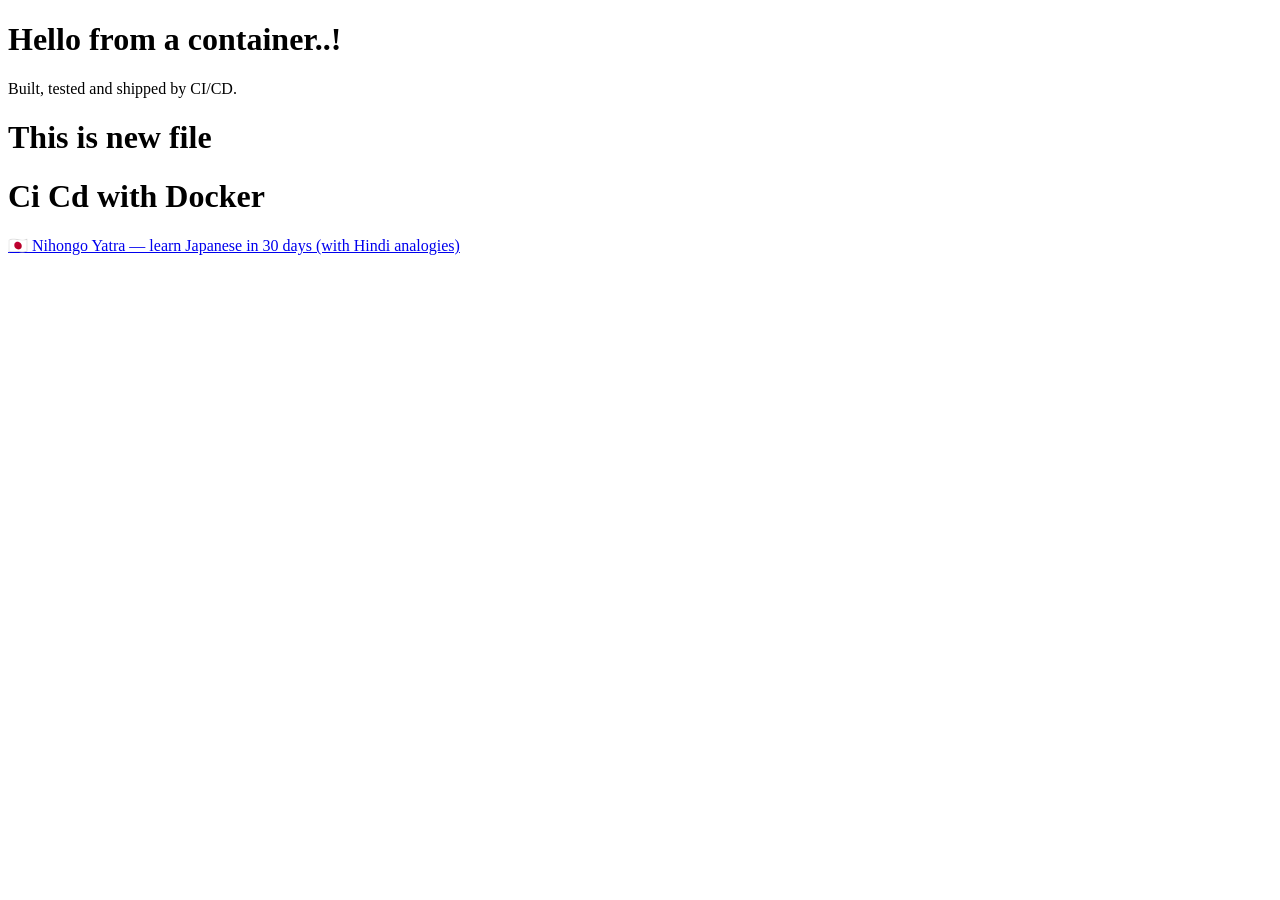
<file: index.html>
<!DOCTYPE html>
<html lang="en">
<head>
    <meta charset="UTF-8">
    <meta name="viewport" content="width=device-width, initial-scale=1.0">
    <title>My Docker Site</title>
</head>
<body>
    <h1>Hello from a container..!</h1>
    <p>Built, tested and shipped by CI/CD.</p>
    <h1>This is new file</h1>
    <h1>Ci Cd with Docker</h1>
    <p><a href="nihongo/">🇯🇵 Nihongo Yatra — learn Japanese in 30 days (with Hindi analogies)</a></p>
</body>
</html>
</file>
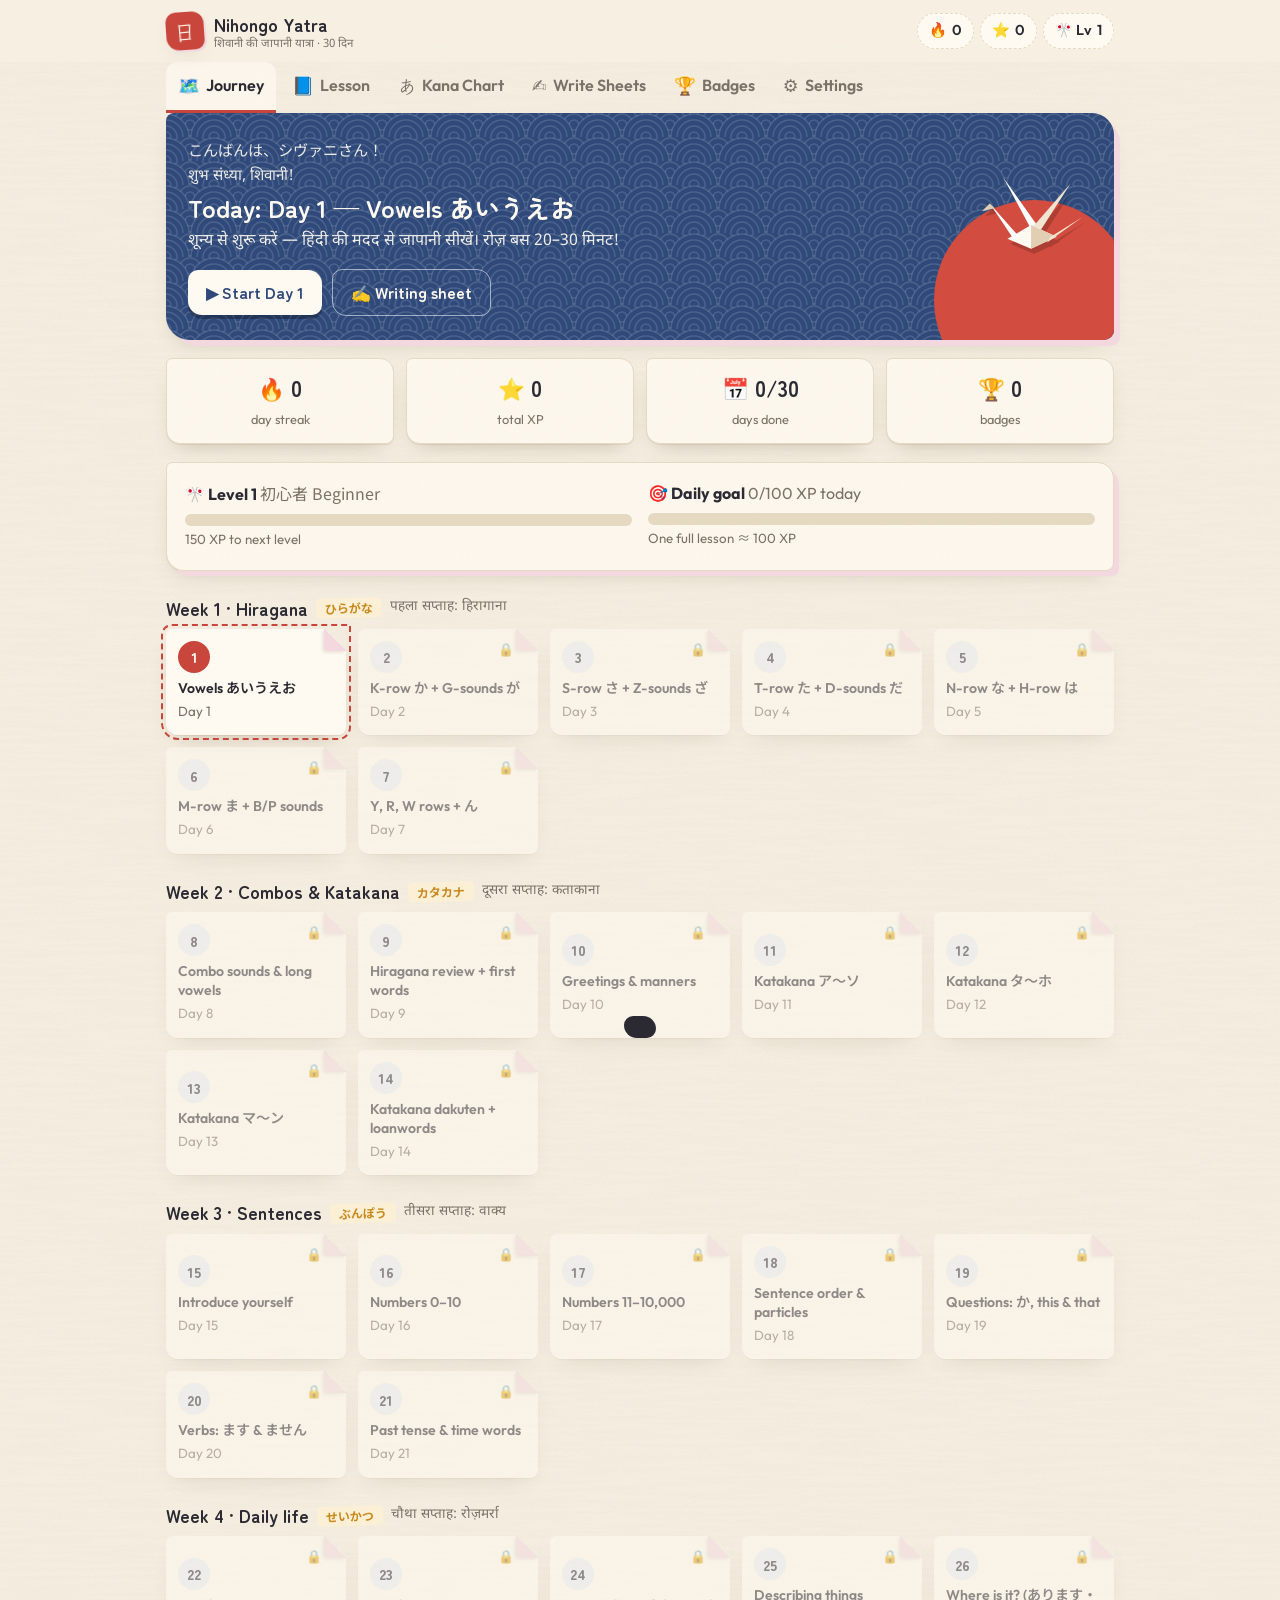
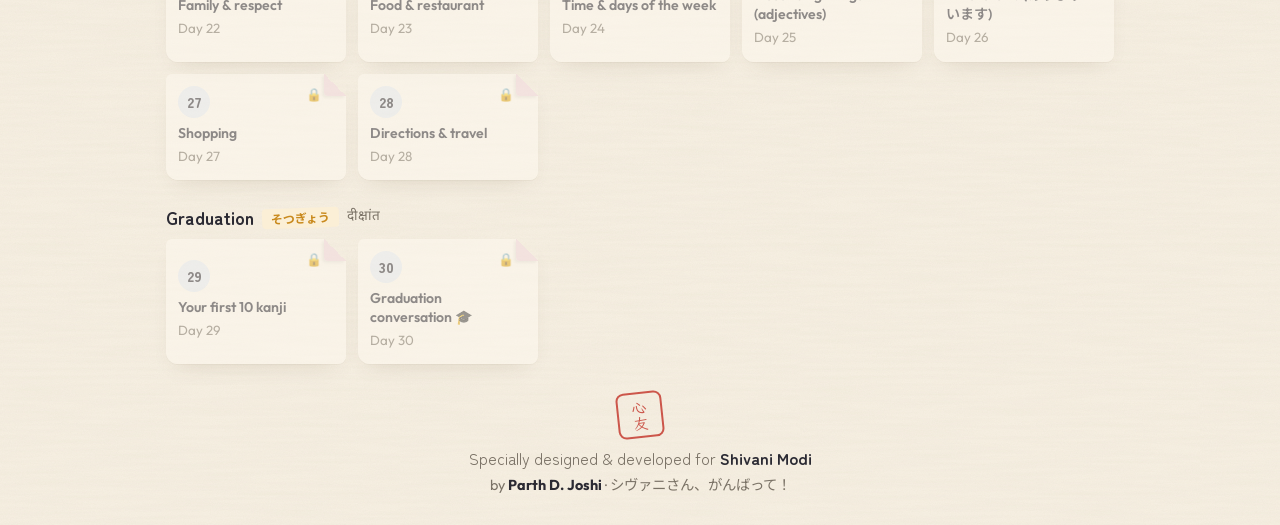
<file: nihongo/index.html>
<!DOCTYPE html>
<html lang="en">
<head>
<meta charset="UTF-8">
<meta name="viewport" content="width=device-width, initial-scale=1.0, viewport-fit=cover">
<title>Nihongo Yatra</title>
<meta name="description" content="Shivani’s 30-day Japanese journey — a gamified beginner course with Hindi analogies, audio, speaking practice and printable writing sheets. Designed and developed for Shivani Modi by Parth D. Joshi.">
<meta name="author" content="Parth D. Joshi">
<meta name="theme-color" content="#f7f0e3" media="(prefers-color-scheme: light)">
<meta name="theme-color" content="#1b1a22" media="(prefers-color-scheme: dark)">
<meta name="mobile-web-app-capable" content="yes">
<meta name="apple-mobile-web-app-capable" content="yes">
<meta name="apple-mobile-web-app-status-bar-style" content="default">
<meta name="apple-mobile-web-app-title" content="Nihongo">
<meta name="format-detection" content="telephone=no">
<link rel="manifest" href="manifest.webmanifest">
<link rel="icon" type="image/png" sizes="192x192" href="icons/icon-192.png">
<link rel="apple-touch-icon" href="icons/apple-touch-icon.png">
<link rel="preconnect" href="https://fonts.googleapis.com">
<link rel="preconnect" href="https://fonts.gstatic.com" crossorigin>
<link href="https://fonts.googleapis.com/css2?family=Klee+One:wght@400;600&family=Noto+Sans+Devanagari:wght@400;600;700&family=Noto+Sans+JP:wght@400;500;700&family=Outfit:wght@400;600;800&family=Zen+Maru+Gothic:wght@500;700;900&display=swap" rel="stylesheet">
<style>
/* ============ Washi paper-craft theme ============ */
:root{
  --paper:#f7f0e3; --card:#fffaf1; --ink:#2b2a33; --muted:#7a7266; --line:#e6d9c1;
  --indigo:#2f4a7a; --indigo-2:#4766a3; --red:#c8463b; --red-soft:#fbe3df;
  --gold:#c98a1e; --gold-soft:#fbefd6; --green:#5f8a3e; --green-soft:#e8f0dc;
  --sakura:#f0b3c2; --sakura-soft:#fce9ee; --sky:#e9eef6; --layer:#f3d9df; --layer2:#dfe7d2;
  --guide:#cfc3ad; --btn-text:#fffaf1;
  --shadow:0 1px 0 rgba(90,70,40,.08),0 10px 22px -12px rgba(90,70,40,.35);
  --noise:url("data:image/svg+xml,%3Csvg xmlns='http://www.w3.org/2000/svg' width='240' height='240'%3E%3Cfilter id='n'%3E%3CfeTurbulence type='fractalNoise' baseFrequency='.85' numOctaves='3' stitchTiles='stitch'/%3E%3CfeColorMatrix values='0 0 0 0 .42 0 0 0 0 .34 0 0 0 0 .22 0 0 0 .07 0'/%3E%3C/filter%3E%3Crect width='100%25' height='100%25' filter='url(%23n)'/%3E%3C/svg%3E");
  --fibers:url("data:image/svg+xml,%3Csvg xmlns='http://www.w3.org/2000/svg' width='400' height='400'%3E%3Cfilter id='f'%3E%3CfeTurbulence type='fractalNoise' baseFrequency='.012 .25' numOctaves='2' seed='7'/%3E%3CfeColorMatrix values='0 0 0 0 .55 0 0 0 0 .45 0 0 0 0 .3 0 0 0 .09 -.03'/%3E%3C/filter%3E%3Crect width='100%25' height='100%25' filter='url(%23f)'/%3E%3C/svg%3E");
  --safe-b:env(safe-area-inset-bottom,0px); --safe-t:env(safe-area-inset-top,0px);
}
@media (prefers-color-scheme: dark){
  :root:not([data-theme="light"]){
    --paper:#1b1a22; --card:#25242e; --ink:#efe8da; --muted:#a9a196; --line:#3a3844;
    --indigo:#9fb4e6; --indigo-2:#b9c9f0; --red:#ff8a7a; --red-soft:#3b2628;
    --gold:#f0bf5a; --gold-soft:#3a3120; --green:#9cc977; --green-soft:#24301d;
    --sakura:#e79aae; --sakura-soft:#3a2730; --sky:#272b3c; --layer:#3b2a33; --layer2:#2c3426;
    --guide:#4d4a57; --btn-text:#1b1a22; --shadow:0 1px 0 rgba(0,0,0,.3),0 10px 22px -12px rgba(0,0,0,.6);
  }
}
:root[data-theme="dark"]{
  --paper:#1b1a22; --card:#25242e; --ink:#efe8da; --muted:#a9a196; --line:#3a3844;
  --indigo:#9fb4e6; --indigo-2:#b9c9f0; --red:#ff8a7a; --red-soft:#3b2628;
  --gold:#f0bf5a; --gold-soft:#3a3120; --green:#9cc977; --green-soft:#24301d;
  --sakura:#e79aae; --sakura-soft:#3a2730; --sky:#272b3c; --layer:#3b2a33; --layer2:#2c3426;
  --guide:#4d4a57; --btn-text:#1b1a22; --shadow:0 1px 0 rgba(0,0,0,.3),0 10px 22px -12px rgba(0,0,0,.6);
}
*{box-sizing:border-box}
html{-webkit-text-size-adjust:100%;text-size-adjust:100%}
html,body{margin:0}
body{background:var(--paper);background-image:var(--fibers),var(--noise);color:var(--ink);font-family:Outfit,"Noto Sans Devanagari","Noto Sans JP",system-ui,sans-serif;line-height:1.6;-webkit-tap-highlight-color:transparent;overscroll-behavior-y:contain;min-height:100vh}
.jp{font-family:"Noto Sans JP",sans-serif}
.kl{font-family:"Klee One","Noto Sans JP",serif}
.hi{font-family:"Noto Sans Devanagari",sans-serif}
h1,h2,h3,.logo,.zen{font-family:"Zen Maru Gothic",Outfit,"Noto Sans Devanagari",sans-serif;font-weight:700}
button{font:inherit;cursor:pointer;color:inherit;touch-action:manipulation}
a{color:var(--indigo-2)}
.wrap{max-width:980px;margin:0 auto;padding:0 16px}

/* top bar */
.topbar{position:sticky;top:0;z-index:30;padding-top:var(--safe-t);background:color-mix(in srgb,var(--paper) 90%,transparent);backdrop-filter:blur(10px);-webkit-backdrop-filter:blur(10px)}
.topbar .wrap{display:flex;align-items:center;gap:12px;height:62px}
.logo{display:flex;align-items:center;gap:10px;font-size:1.12rem;background:none;border:0;padding:0;text-align:left}
.seal{width:38px;height:38px;border-radius:10px 12px 9px 13px;background:var(--red);color:#fffaf1;display:grid;place-items:center;font-family:"Klee One";font-size:1.35rem;font-weight:600;box-shadow:2px 2px 0 var(--layer),var(--shadow);transform:rotate(-4deg)}
.logo small{display:block;font-weight:400;color:var(--muted);font-size:.72rem;line-height:1.2;font-family:"Noto Sans Devanagari"}
.stats{margin-left:auto;display:flex;gap:6px}
.pill{display:flex;align-items:center;gap:5px;padding:5px 11px;border-radius:999px;background:var(--card);border:1px dashed var(--line);font-weight:600;font-size:.9rem;white-space:nowrap}
nav.tabs{background:transparent}
nav.tabs .wrap{display:flex;gap:4px;overflow-x:auto;scrollbar-width:none}
nav.tabs button{display:flex;align-items:center;gap:6px;background:none;border:0;padding:10px 12px;font-weight:600;color:var(--muted);border-radius:12px 12px 0 0;border-bottom:3px solid transparent;white-space:nowrap}
nav.tabs button .ni{font-size:1.1rem}
nav.tabs button.on{color:var(--ink);border-color:var(--red);background:color-mix(in srgb,var(--card) 70%,transparent)}
main{padding:22px 0 40px}
.view{display:none}.view.on{display:block;animation:unfold .35s cubic-bezier(.2,.9,.3,1)}
@keyframes unfold{from{opacity:0;transform:perspective(800px) rotateX(6deg) translateY(10px);transform-origin:top}to{opacity:1;transform:none}}

/* paper cards */
.card{position:relative;background:var(--card);background-image:var(--noise);border:1px solid var(--line);border-radius:6px 16px 8px 18px;padding:18px;box-shadow:6px 6px 0 -1px var(--layer),var(--shadow)}
.card.alt{box-shadow:6px 6px 0 -1px var(--layer2),var(--shadow)}
.tape::before{content:"";position:absolute;top:-11px;left:50%;width:96px;height:24px;transform:translateX(-50%) rotate(-3deg);background:color-mix(in srgb,var(--sakura) 75%,transparent);background-image:repeating-linear-gradient(90deg,transparent 0 8px,rgba(255,255,255,.25) 8px 10px);clip-path:polygon(3% 0,97% 4%,100% 50%,96% 100%,2% 96%,0 50%);opacity:.9}
.btn{display:inline-flex;align-items:center;justify-content:center;gap:8px;border:0;border-radius:10px 14px 10px 14px;min-height:44px;padding:10px 18px;font-weight:700;background:var(--indigo);color:var(--btn-text);box-shadow:0 4px 0 color-mix(in srgb,var(--indigo) 55%,#000);transition:transform .08s,box-shadow .08s;font-family:"Zen Maru Gothic",Outfit,"Noto Sans Devanagari",sans-serif}
.btn:active{transform:translateY(3px);box-shadow:0 1px 0 color-mix(in srgb,var(--indigo) 55%,#000)}
.btn.red{background:var(--red);box-shadow:0 4px 0 color-mix(in srgb,var(--red) 55%,#000)}
.btn.green{background:var(--green);box-shadow:0 4px 0 color-mix(in srgb,var(--green) 55%,#000)}
.btn.ghost{background:var(--card);color:var(--ink);border:1px solid var(--line);box-shadow:0 4px 0 var(--line)}
.btn.sm{min-height:40px;padding:7px 13px;font-size:.9rem}
.btn:disabled{opacity:.45;cursor:not-allowed}
.row{display:flex;gap:10px;flex-wrap:wrap;align-items:center}
.muted{color:var(--muted)}
h1,h2,h3{line-height:1.3;margin:.2em 0 .5em}
h2{font-size:1.45rem}h3{font-size:1.12rem}

/* hero — indigo paper with seigaiha waves */
.hero{position:relative;overflow:hidden;color:#fffaf1;border-radius:8px 22px 10px 24px;padding:24px 22px;
  background-color:#2f4a7a;
  background-image:url("data:image/svg+xml,%3Csvg xmlns='http://www.w3.org/2000/svg' width='48' height='24'%3E%3Cg fill='%232f4a7a' stroke='%23ffffff' stroke-opacity='.13' stroke-width='1.4'%3E%3Cg transform='translate(24 12)'%3E%3Ccircle r='23'/%3E%3Ccircle r='17'/%3E%3Ccircle r='11'/%3E%3Ccircle r='5'/%3E%3C/g%3E%3Cg transform='translate(0 24)'%3E%3Ccircle r='23'/%3E%3Ccircle r='17'/%3E%3Ccircle r='11'/%3E%3Ccircle r='5'/%3E%3C/g%3E%3Cg transform='translate(48 24)'%3E%3Ccircle r='23'/%3E%3Ccircle r='17'/%3E%3Ccircle r='11'/%3E%3Ccircle r='5'/%3E%3C/g%3E%3C/g%3E%3C/svg%3E");
  box-shadow:7px 7px 0 -1px var(--layer),var(--shadow);display:grid;grid-template-columns:1fr auto;gap:12px;align-items:center}
.hero .sun{position:absolute;right:-20px;bottom:-60px;width:200px;height:200px;border-radius:50%;background:#d24c3f;box-shadow:inset -10px -14px 0 rgba(0,0,0,.08)}
.hero .hello{font-family:"Zen Maru Gothic";opacity:.9;font-size:.95rem;margin:0 0 2px}
.hero h1{font-size:1.55rem;margin:0 0 6px}
.hero p{margin:0 0 14px;opacity:.92}
.hero .btn{background:#fffaf1;color:#2f4a7a;box-shadow:0 4px 0 rgba(0,0,0,.28)}
.hero .btn.line{background:transparent;color:#fffaf1;border:1px solid rgba(255,255,255,.55);box-shadow:none}
.crane{width:118px;height:118px;position:relative;z-index:1;animation:float 3.2s ease-in-out infinite;filter:drop-shadow(3px 5px 0 rgba(0,0,0,.18))}
@keyframes float{50%{transform:translateY(-7px) rotate(-3deg)}}
.statgrid{display:grid;grid-template-columns:repeat(4,1fr);gap:12px;margin:18px 0}
.stat{position:relative;background:var(--card);background-image:var(--noise);border:1px solid var(--line);border-radius:6px 14px 8px 14px;padding:12px 8px;text-align:center;box-shadow:var(--shadow)}
.stat b{display:block;font-size:1.35rem;font-family:"Zen Maru Gothic"}
.stat span{font-size:.8rem;color:var(--muted)}
.lvlbar{height:12px;border-radius:99px;background:var(--line);overflow:hidden;margin-top:6px}
.lvlbar i{display:block;height:100%;background:repeating-linear-gradient(-45deg,var(--red) 0 8px,#d9604f 8px 16px);border-radius:99px;transition:width .5s}
.week{margin:26px 0 8px}
.week h3{display:flex;align-items:center;gap:8px;flex-wrap:wrap}
.week h3 .tag{font-size:.75rem;background:var(--gold-soft);color:var(--gold);padding:2px 9px;border-radius:4px;transform:rotate(-2deg);font-family:"Noto Sans JP"}
.path{display:grid;grid-template-columns:repeat(auto-fill,minmax(150px,1fr));gap:12px}
/* origami folded-corner nodes */
.node{position:relative;text-align:left;border:0;background:linear-gradient(225deg,transparent 16px,var(--card) 16px);border-radius:6px 0 8px 12px;padding:12px;min-height:96px;box-shadow:var(--shadow);transition:transform .15s}
.node::before{content:"";position:absolute;top:0;right:0;width:22px;height:22px;background:linear-gradient(225deg,transparent 50%,var(--layer) 50%);border-radius:0 0 0 4px;box-shadow:-2px 2px 3px rgba(0,0,0,.08)}
.node:active{transform:scale(.97)}
@media (hover:hover){.node:hover{transform:translateY(-3px) rotate(-.6deg)}}
.node .num{display:inline-grid;place-items:center;width:32px;height:32px;border-radius:50%;background:var(--sky);font-weight:800;font-size:.9rem;font-family:"Zen Maru Gothic"}
.node .t{display:block;font-weight:600;font-size:.88rem;margin-top:6px;line-height:1.35}
.node .st{position:absolute;right:24px;top:10px;font-size:.8rem}
.node.done{background:linear-gradient(225deg,transparent 16px,var(--green-soft) 16px)}
.node.done::before{background:linear-gradient(225deg,transparent 50%,var(--layer2) 50%)}
.node.done .num{background:var(--green);color:var(--btn-text)}
.node.current{outline:2px dashed var(--red);outline-offset:3px}
.node.current .num{background:var(--red);color:#fffaf1;animation:pulse 1.6s infinite}
.node.locked{opacity:.5}
@keyframes pulse{0%{box-shadow:0 0 0 0 color-mix(in srgb,var(--red) 50%,transparent)}70%{box-shadow:0 0 0 10px transparent}100%{box-shadow:0 0 0 0 transparent}}

/* lesson */
.lesson-head{display:flex;align-items:center;gap:12px;flex-wrap:wrap;margin-bottom:10px}
.lesson-head h2{margin:0}
.steps{display:grid;grid-template-columns:repeat(6,1fr);gap:6px;margin:10px 0 18px}
.step{border:1px solid var(--line);background:var(--card);border-radius:6px 12px 6px 12px;padding:8px 2px;text-align:center;font-size:.78rem;font-weight:600;color:var(--muted);min-height:56px}
.step .ic{display:block;font-size:1.25rem}
.step.on{border-color:var(--indigo);color:var(--ink);background:var(--sky);box-shadow:0 3px 0 var(--indigo)}
.step.ok{color:var(--green)}
.step.ok .ic::after{content:"✓";font-size:.75rem;vertical-align:top}
.lesson-body{font-size:1.02rem}
.lesson-body p{margin:.5em 0}
.lesson-body ul{padding-left:1.2em}
.hi-box{position:relative;background:var(--gold-soft);background-image:var(--noise);border-left:5px solid var(--gold);border-radius:4px 14px 6px 14px;padding:12px 14px;margin:14px 0}
.hi-box b.h{display:block;color:var(--gold);margin-bottom:4px;font-family:"Zen Maru Gothic","Noto Sans Devanagari"}
.tip{background:var(--sky);border-left:5px solid var(--indigo-2);border-radius:4px 14px 6px 14px;padding:12px 14px;margin:14px 0}
.warn{background:var(--red-soft);border-left:5px solid var(--red);border-radius:4px 14px 6px 14px;padding:12px 14px;margin:14px 0}
table.t{border-collapse:collapse;width:100%;margin:10px 0;font-size:.95rem;background:color-mix(in srgb,var(--card) 60%,transparent)}
table.t th,table.t td{border:1px solid var(--line);padding:7px 9px;text-align:left;vertical-align:top}
table.t th{background:var(--sky)}
.tbl{overflow-x:auto;-webkit-overflow-scrolling:touch}
.kgrid{display:grid;grid-template-columns:repeat(auto-fill,minmax(88px,1fr));gap:9px;margin:12px 0}
.ktile{border:1px solid var(--line);background:var(--card);background-image:var(--noise);border-radius:6px 12px 6px 12px;padding:8px 4px;text-align:center;transition:transform .1s;box-shadow:0 3px 0 var(--line)}
.ktile:active{transform:scale(.95)}
.ktile .k{font-family:"Klee One","Noto Sans JP";font-size:2.3rem;line-height:1.2;display:block}
.ktile .r{font-weight:700;font-size:.9rem}
.ktile .d{font-family:"Noto Sans Devanagari";color:var(--red);font-size:.9rem}
.nav-btns{display:flex;justify-content:space-between;gap:10px;margin-top:18px;flex-wrap:wrap}

/* flashcards — folded paper */
.flash{perspective:1000px;max-width:360px;margin:10px auto}
.flash .inner{position:relative;height:290px;transition:transform .55s;transform-style:preserve-3d;cursor:pointer}
.flash.flip .inner{transform:rotateY(180deg)}
.flash .face{position:absolute;inset:0;backface-visibility:hidden;-webkit-backface-visibility:hidden;border-radius:6px 22px 8px 22px;border:1px solid var(--line);background:var(--card);background-image:var(--noise);box-shadow:7px 7px 0 -1px var(--layer),var(--shadow);display:flex;flex-direction:column;align-items:center;justify-content:center;padding:18px;text-align:center}
.flash .back{transform:rotateY(180deg);background-color:var(--sky);box-shadow:7px 7px 0 -1px var(--layer2),var(--shadow)}
.flash .big{font-family:"Klee One","Noto Sans JP";font-size:4.6rem;line-height:1.1}
.flash .big.long{font-size:2.3rem}
.flash .ro{font-size:1.6rem;font-weight:800}
.flash .dv{font-family:"Noto Sans Devanagari";font-size:1.5rem;color:var(--red)}
.flash .mn{font-size:.92rem;color:var(--muted);margin-top:8px}
.counter{text-align:center;color:var(--muted);font-weight:600;margin-top:8px}

/* quiz */
.qbox{max-width:560px;margin:0 auto;text-align:center}
.qprompt{font-family:"Klee One","Noto Sans JP";font-size:3.6rem;margin:6px 0}
.qprompt.txt{font-family:Outfit,"Noto Sans Devanagari";font-size:1.35rem}
.opts{display:grid;grid-template-columns:1fr 1fr;gap:10px;margin-top:14px}
.opt{border:2px solid var(--line);background:var(--card);background-image:var(--noise);border-radius:8px 14px 8px 14px;padding:14px 8px;min-height:64px;font-size:1.1rem;font-weight:600;box-shadow:0 4px 0 var(--line)}
.opt:active{transform:translateY(2px)}
.opt.right{border-color:var(--green);background-color:var(--green-soft)}
.opt.wrong{border-color:var(--red);background-color:var(--red-soft);animation:shake .3s}
@keyframes shake{25%{transform:translateX(-5px)}75%{transform:translateX(5px)}}
.playbig{width:88px;height:88px;border-radius:50%;font-size:2rem;border:0;background:var(--red);color:#fffaf1;box-shadow:0 5px 0 color-mix(in srgb,var(--red) 55%,#000)}
.qbar{height:12px;border-radius:99px;background:var(--line);overflow:hidden;margin:6px 0 14px}
.qbar i{display:block;height:100%;background:repeating-linear-gradient(-45deg,var(--green) 0 8px,color-mix(in srgb,var(--green) 80%,#fff) 8px 16px);transition:width .3s}
.combo{color:var(--gold);font-weight:800;min-height:1.4em}

/* reading */
.toggles{display:flex;gap:8px;flex-wrap:wrap;margin-bottom:12px}
.chip{border:1px solid var(--line);background:var(--card);border-radius:99px;padding:7px 13px;min-height:38px;font-weight:600;font-size:.88rem}
.chip.on{background:var(--indigo);color:var(--btn-text);border-color:var(--indigo)}
.rline{display:flex;gap:12px;align-items:flex-start;padding:12px;border:1px solid var(--line);border-radius:6px 14px 6px 14px;background:var(--card);background-image:var(--noise);margin-bottom:9px}
.rline .jp{font-size:1.4rem;font-family:"Noto Sans JP";word-break:break-word}
.rline .ro{color:var(--indigo-2);font-weight:600}
.rline .dv{color:var(--red);font-family:"Noto Sans Devanagari"}
.rline .mean{color:var(--muted)}
.rline.read{border-color:var(--green);box-shadow:inset 4px 0 0 var(--green)}
.hide-ro .ro,.hide-dv .dv,.hide-mean .mean{display:none}
.spk{flex:none;width:44px;height:44px;border-radius:50%;border:1px solid var(--line);background:var(--sakura-soft);font-size:1.1rem}

/* speaking */
.sp-item{border:1px solid var(--line);border-radius:6px 16px 6px 16px;background:var(--card);background-image:var(--noise);padding:14px;margin-bottom:12px;box-shadow:0 3px 0 var(--line)}
.sp-item .jp{font-size:1.6rem;word-break:break-word}
.sp-res{margin-top:8px;font-weight:600;min-height:1.4em}
.sp-res.good{color:var(--green)}.sp-res.bad{color:var(--red)}

/* writing */
.write-grid{display:grid;grid-template-columns:minmax(0,370px) 1fr;gap:20px;align-items:start}
.pad{position:relative;width:100%;max-width:340px;aspect-ratio:1;margin:0 auto;border-radius:6px;overflow:hidden;border:2px solid #b9a98b;background:#fffdf8;background-image:var(--noise);box-shadow:inset 0 0 0 6px #fffdf8,inset 0 0 0 7px var(--line)}
:root[data-theme="dark"] .pad{background-color:#2a2933;border-color:#4d4a57;box-shadow:none}
@media (prefers-color-scheme: dark){:root:not([data-theme="light"]) .pad{background-color:#2a2933;border-color:#4d4a57;box-shadow:none}}
.pad canvas{position:absolute;inset:0;width:100%;height:100%;touch-action:none}
.stars{font-size:1.8rem;text-align:center;min-height:2.4rem;letter-spacing:4px}
.charchips{display:flex;flex-wrap:wrap;gap:6px;margin:10px 0}
.charchips button{min-width:44px;height:44px;border-radius:8px 10px 8px 10px;border:1px solid var(--line);background:var(--card);font-family:"Klee One","Noto Sans JP";font-size:1.25rem;padding:0 8px}
.charchips button.on{background:var(--red);color:#fffaf1;border-color:var(--red)}
label.f{display:block;font-weight:600;font-size:.9rem;margin:10px 0 4px}
select,input[type=text]{font:inherit;font-size:16px;width:100%;min-height:44px;padding:9px 10px;border-radius:8px 12px 8px 12px;border:1px solid var(--line);background:var(--card);color:var(--ink)}
input[type=range]{width:100%;accent-color:var(--red)}
input[type=checkbox]{width:20px;height:20px;accent-color:var(--red)}

/* worksheet (always white paper) */
.sheet-wrap{background:#e4dccb;background-image:var(--noise);border-radius:8px;padding:14px;overflow:hidden;margin-top:12px}
:root[data-theme="dark"] .sheet-wrap{background-color:#121117}
@media (prefers-color-scheme: dark){:root:not([data-theme="light"]) .sheet-wrap{background-color:#121117}}
#sheet{background:#fff;color:#111;width:210mm;max-width:none;padding:10mm;margin:0 auto;font-family:Outfit,"Noto Sans Devanagari",sans-serif;transform-origin:top left;box-shadow:0 6px 20px rgba(0,0,0,.18)}
.ws-head{display:flex;justify-content:space-between;align-items:flex-end;border-bottom:2px solid #111;padding-bottom:4px;margin-bottom:5mm;gap:8px}
.ws-head h1{font-size:15pt;margin:0;font-family:"Zen Maru Gothic",Outfit}
.ws-head .fill{font-size:9.5pt;white-space:nowrap}
.ws-row{display:flex;flex-direction:column;margin-bottom:2.5mm;break-inside:avoid;page-break-inside:avoid}
.ws-cells{display:flex}
.ws-cells svg{width:18mm;height:18mm;display:block;margin-right:-0.3mm}
.ws-lab{font-size:8pt;color:#444;height:4mm;line-height:4mm}
.ws-foot{font-size:8pt;color:#666;margin-top:4mm;text-align:center}

/* badges */
.badges{display:grid;grid-template-columns:repeat(auto-fill,minmax(150px,1fr));gap:12px}
.badge{position:relative;border:1px solid var(--line);background:var(--card);background-image:var(--noise);border-radius:50% 50% 12px 12px/30% 30% 12px 12px;padding:16px 10px;text-align:center;box-shadow:var(--shadow)}
.badge .e{font-size:2.4rem;display:block}
.badge.off{filter:grayscale(1);opacity:.45}

/* footer credit */
.credit{text-align:center;padding:20px 16px calc(28px + var(--safe-b));color:var(--muted);font-size:.9rem}
.credit .hanko{display:inline-grid;place-items:center;width:46px;height:46px;border:2.5px solid var(--red);color:var(--red);border-radius:8px;font-family:"Klee One";font-weight:600;font-size:.95rem;line-height:1.05;transform:rotate(-6deg);margin-bottom:8px;opacity:.9}
.credit b{color:var(--ink)}
.credit .for{font-family:"Zen Maru Gothic";font-size:1rem}

/* overlays */
.toast{position:fixed;left:50%;bottom:calc(22px + var(--safe-b));transform:translateX(-50%) translateY(160px);background:var(--ink);color:var(--paper);padding:11px 16px;border-radius:10px 14px 10px 14px;font-weight:600;z-index:60;transition:transform .3s;max-width:calc(100% - 32px);text-align:center}
.toast.on{transform:translateX(-50%) translateY(0)}
.xpfloat{position:fixed;z-index:70;font-weight:800;color:var(--gold);pointer-events:none;animation:up 1.2s ease forwards;font-size:1.2rem;font-family:"Zen Maru Gothic"}
@keyframes up{to{transform:translateY(-60px);opacity:0}}
.modal{position:fixed;inset:0;background:rgba(27,26,34,.55);display:none;place-items:center;z-index:50;padding:16px;backdrop-filter:blur(3px)}
.modal.on{display:grid}
.modal .card{max-width:440px;width:100%;text-align:center;animation:pop .4s cubic-bezier(.2,1.4,.5,1);max-height:calc(100vh - 40px);overflow:auto}
@keyframes pop{from{transform:scale(.7) rotate(-4deg);opacity:0}}
.confetti{position:fixed;top:-20px;z-index:80;pointer-events:none;width:10px;height:14px;border-radius:2px;animation:fall linear forwards}
@keyframes fall{to{transform:translateY(110vh) rotate(720deg)}}
.banner{display:none;margin-bottom:12px}
.banner.on{display:block}
.chart-grid{display:grid;grid-template-columns:repeat(5,1fr);gap:7px;max-width:560px}
.chart-grid .ktile{padding:6px 2px}
.chart-grid .ktile .k{font-size:1.9rem}
.chart-grid .empty{visibility:hidden}
.install{display:none}
.install.on{display:flex}

/* splash */
#splash{position:fixed;inset:0;z-index:100;background:var(--paper);background-image:var(--fibers),var(--noise);display:flex;flex-direction:column;align-items:center;justify-content:center;text-align:center;padding:24px;transition:opacity .5s,visibility .5s}
#splash.hide{opacity:0;visibility:hidden}
#splash{animation:splashout .5s 4s forwards}
@keyframes splashout{to{opacity:0;visibility:hidden}}
#splash .crane{width:150px;height:150px;animation:fold .9s cubic-bezier(.2,1.2,.4,1) both, float 3.2s ease-in-out .9s infinite}
@keyframes fold{from{transform:scale(.3) rotate(-30deg);opacity:0}}
#splash h1{font-size:2rem;margin:14px 0 2px}
#splash .jp{color:var(--red);font-size:1.1rem}
#splash .ded{margin-top:22px;font-family:"Zen Maru Gothic";color:var(--muted);line-height:1.5;animation:fadein 1s .5s both}
#splash .ded b{color:var(--ink);font-size:1.15rem}
@keyframes fadein{from{opacity:0;transform:translateY(8px)}}

/* ============ mobile app layout ============ */
@media (max-width:720px){
  .topbar .wrap{height:56px}
  .logo small{display:none}
  .stats .pill.hide-sm{display:none}
  nav.tabs{position:fixed;left:0;right:0;bottom:0;z-index:40;background:color-mix(in srgb,var(--card) 94%,transparent);background-image:var(--noise);backdrop-filter:blur(10px);-webkit-backdrop-filter:blur(10px);border-top:1px solid var(--line);padding-bottom:var(--safe-b);box-shadow:0 -6px 18px -10px rgba(0,0,0,.25)}
  nav.tabs .wrap{padding:0 4px;gap:0;justify-content:space-between;overflow:visible}
  nav.tabs button{flex:1;flex-direction:column;gap:1px;padding:7px 0 6px;font-size:.66rem;border:0;border-radius:12px;min-height:56px}
  nav.tabs button .ni{font-size:1.3rem;line-height:1.2}
  nav.tabs button .long{display:none}
  nav.tabs button.on{background:var(--sakura-soft);color:var(--red)}
  main{padding:16px 0 calc(90px + var(--safe-b))}
  .credit{padding-bottom:calc(96px + var(--safe-b))}
  .statgrid{grid-template-columns:repeat(2,1fr);gap:10px}
  .write-grid{grid-template-columns:1fr}
  .steps{grid-template-columns:repeat(6,1fr);gap:4px;position:sticky;top:calc(56px + var(--safe-t));z-index:20;background:color-mix(in srgb,var(--paper) 92%,transparent);padding:6px 0;margin:6px 0 12px}
  .step{font-size:.62rem;padding:6px 0;min-height:50px}
  .step .ic{font-size:1.15rem}
  .hero{grid-template-columns:1fr;padding:20px 18px}
  .hero .sun{width:130px;height:130px;right:-34px;top:-40px;bottom:auto}
  .hero .crane{position:absolute;right:2px;top:2px;width:76px;height:76px}
  .hero h1{font-size:1.3rem}
  .hero .hello{padding-right:64px}
  .hero .btn{flex:1}
  .path{grid-template-columns:repeat(2,1fr);gap:10px}
  .lesson-head h2{font-size:1.2rem;flex-basis:100%}
  h2{font-size:1.25rem}
  .card{padding:15px;box-shadow:4px 4px 0 -1px var(--layer),var(--shadow)}
  .qprompt{font-size:3rem}
  .opt{font-size:1rem}
  .flash .inner{height:260px}
  .kgrid{grid-template-columns:repeat(auto-fill,minmax(74px,1fr))}
  .ktile .k{font-size:2rem}
  .nav-btns .btn{flex:1}
  .toast{bottom:calc(84px + var(--safe-b))}
}
@media (display-mode: standalone){ .install{display:none!important} }

/* printing: only the worksheet */
@media print{
  @page{size:A4;margin:10mm}
  body{background:#fff}
  .topbar,nav.tabs,.no-print,.toast,.modal,.credit,#splash{display:none!important}
  main{padding:0}
  .view{display:none!important}
  #view-write{display:block!important}
  .wrap{max-width:none;padding:0}
  .sheet-wrap{background:none;padding:0;margin:0;overflow:visible;height:auto!important}
  #sheet{transform:none!important;margin:0;box-shadow:none;padding:0;width:auto}
}
</style>
</head>
<body>
<!-- origami crane, reused -->
<svg width="0" height="0" style="position:absolute" aria-hidden="true">
  <symbol id="crane" viewBox="0 0 120 120">
    <polygon points="58,62 30,10 64,58" fill="#e8796c"/>
    <polygon points="58,62 98,16 66,66" fill="#c8463b"/>
    <polygon points="34,72 58,58 84,70 58,82" fill="#d9604f"/>
    <polygon points="58,58 84,70 58,82" fill="#b23a30"/>
    <polygon points="40,72 16,36 46,70" fill="#e8796c"/>
    <polygon points="16,36 8,44 21,41" fill="#b23a30"/>
    <polygon points="78,70 110,50 74,76" fill="#c8463b"/>
    <line x1="58" y1="58" x2="58" y2="82" stroke="#fff" stroke-opacity=".35" stroke-width="1"/>
  </symbol>
  <symbol id="crane-w" viewBox="0 0 120 120">
    <polygon points="58,62 30,10 64,58" fill="#ffffff"/>
    <polygon points="58,62 98,16 66,66" fill="#f1e4d0"/>
    <polygon points="34,72 58,58 84,70 58,82" fill="#fffaf1"/>
    <polygon points="58,58 84,70 58,82" fill="#e2cfb3"/>
    <polygon points="40,72 16,36 46,70" fill="#ffffff"/>
    <polygon points="16,36 8,44 21,41" fill="#e2cfb3"/>
    <polygon points="78,70 110,50 74,76" fill="#f1e4d0"/>
  </symbol>
</svg>

<div id="splash" role="dialog" aria-label="Welcome">
  <svg class="crane"><use href="#crane"/></svg>
  <h1>Nihongo Yatra</h1>
  <div class="jp">にほんご の たび · <span class="hi">निहोंगो यात्रा</span></div>
  <div class="ded">Specially designed &amp; developed for<br><b>Shivani Modi</b><br>by <b>Parth D. Joshi</b></div>
</div>

<header class="topbar">
  <div class="wrap">
    <button class="logo" onclick="go('home')" aria-label="Home">
      <span class="seal">日</span>
      <span>Nihongo Yatra<small>शिवानी की जापानी यात्रा · 30 दिन</small></span>
    </button>
    <div class="stats">
      <span class="pill" title="Day streak">🔥 <span id="hStreak">0</span></span>
      <span class="pill" title="Experience points">⭐ <span id="hXp">0</span></span>
      <span class="pill hide-sm" title="Level">🎌 Lv <span id="hLvl">1</span></span>
    </div>
  </div>
</header>
<nav class="tabs" aria-label="Main">
  <div class="wrap">
    <button data-v="home" class="on"><span class="ni">🗺️</span><span>Journey</span></button>
    <button data-v="lesson"><span class="ni">📘</span><span>Lesson</span></button>
    <button data-v="chart"><span class="ni kl" style="font-weight:600">あ</span><span>Kana<span class="long"> Chart</span></span></button>
    <button data-v="write"><span class="ni">✍️</span><span>Write<span class="long"> Sheets</span></span></button>
    <button data-v="badges"><span class="ni">🏆</span><span>Badges</span></button>
    <button data-v="settings"><span class="ni">⚙️</span><span>Settings</span></button>
  </div>
</nav>

<main class="wrap">
  <div id="voiceBanner" class="banner warn no-print">
    <b>🔈 No Japanese voice found on this device.</b> Audio may sound wrong. On Android install “Japanese” in Settings → Text-to-speech; on iPhone add a Japanese voice in Settings → Accessibility → Spoken Content → Voices. Then reopen the app.
  </div>

  <section id="view-home" class="view on"></section>
  <section id="view-lesson" class="view"></section>
  <section id="view-chart" class="view"></section>
  <section id="view-write" class="view">
    <div class="no-print">
      <h2>✍️ Writing practice</h2>
      <p class="muted">Trace on screen with your finger, mouse or stylus — then print a worksheet and practise with a pencil. <span class="hi">पहले स्क्रीन पर, फिर कागज़ पर लिखें।</span></p>
      <div class="write-grid">
        <div class="card">
          <h3>🖌️ Trace pad</h3>
          <label class="f" for="padSet">Character set</label>
          <select id="padSet"></select>
          <div class="charchips" id="padChips"></div>
          <div class="pad" id="pad"></div>
          <div class="stars" id="padStars"></div>
          <div class="row" style="justify-content:center">
            <button class="btn ghost sm" id="padHear">🔊 Hear</button>
            <button class="btn ghost sm" id="padClear">🧽 Clear</button>
            <button class="btn ghost sm" id="padGuideT">👁️ Guide</button>
            <button class="btn green sm" id="padCheck">✅ Check</button>
            <button class="btn sm" id="padNext">Next ▶</button>
          </div>
          <p class="muted" id="padInfo" style="text-align:center;font-size:.9rem"></p>
        </div>
        <div class="card alt">
          <h3>🖨️ Printable worksheet</h3>
          <p class="muted" style="margin-top:0">Each row: 1 model letter → dark trace letters → faint ones → empty boxes to write on your own. Prints on A4 (on phone: Print → Save as PDF).</p>
          <label class="f" for="wsSet">What to practise</label>
          <select id="wsSet"></select>
          <div id="wsCustomBox" style="display:none">
            <label class="f" for="wsCustom">Type your own letters/words (separate with spaces)</label>
            <input type="text" id="wsCustom" value="あ い う ねこ ありがとう">
          </div>
          <label class="f" for="wsStyle">Style</label>
          <select id="wsStyle">
            <option value="balanced">Balanced: 3 trace + 2 faint + 4 blank</option>
            <option value="trace">Heavy tracing: 6 trace + 3 blank</option>
            <option value="memory">Memory: 1 trace + 8 blank</option>
          </select>
          <label class="row" style="margin-top:12px;gap:8px"><input type="checkbox" id="wsLabels" checked> Show romaji + देवनागरी labels</label>
          <div class="row" style="margin-top:14px">
            <button class="btn red" id="wsPrint">🖨️ Print / Save PDF</button>
          </div>
        </div>
      </div>
      <h3 style="margin-top:24px">Preview</h3>
    </div>
    <div class="sheet-wrap"><div id="sheet"></div></div>
  </section>
  <section id="view-badges" class="view"></section>
  <section id="view-settings" class="view"></section>
</main>

<footer class="credit no-print">
  <div class="hanko">心<br>友</div>
  <div class="for">Specially designed &amp; developed for <b>Shivani Modi</b></div>
  <div>by <b>Parth D. Joshi</b> · <span class="jp">シヴァニさん、がんばって！</span></div>
</footer>

<div class="modal" id="modal"><div class="card tape" id="modalCard"></div></div>
<div class="toast" id="toast" role="status"></div>

<script src="data.js"></script>
<script src="app.js"></script>
</body>
</html>
</file>
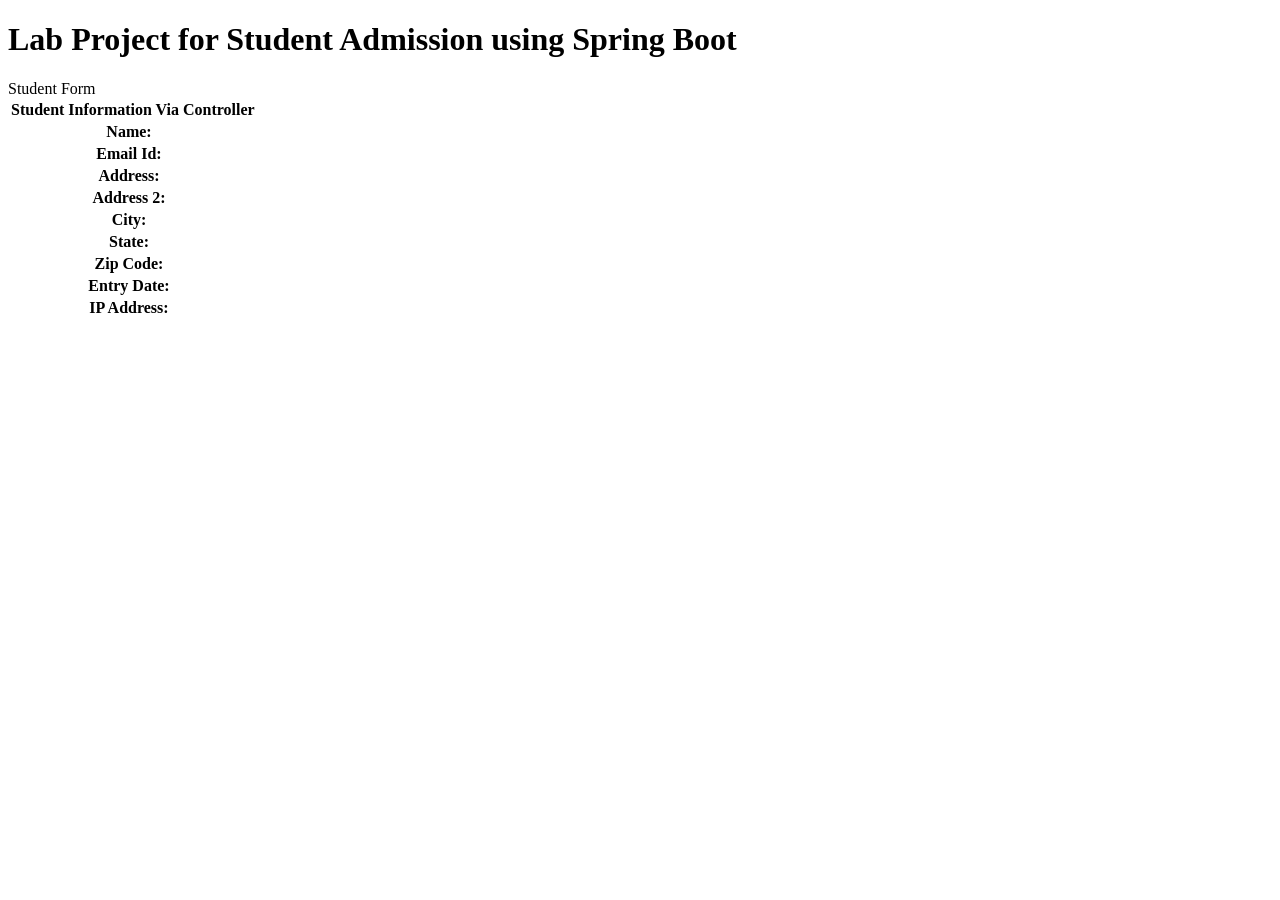
<file: web-technologies-lab/lab-code/StudentAdmission/src/main/resources/templates/dashboard.html>
<!DOCTYPE html>
<html lang="en" xmlns:th="http://www.thymeleaf.org">
<head>
  <meta charset="UTF-8">
  <title>Student Admission Dashboard</title>
  <link th:href="@{/webjars/bootstrap/css/bootstrap.min.css}" rel="stylesheet">
  <link th:href="@{/webjars/font-awesome/css/all.css}" rel="stylesheet">
  <link th:href="@{/css/master.css}" rel="stylesheet">
</head>
<body>
<div class="container">
  <h1 class="text-center">Lab Project for Student Admission using Spring Boot</h1>
  <div class="text-center mt-4">
    <a class="btn btn-primary" th:href="@{/stdForm}">
      Student Form <i class="fas fa-arrow-right"></i></a>
  </div>
  <table class="table mt-4">
    <thead><tr><th colspan="2">Student Information Via Controller</th></tr></thead>
    <tbody>
      <tr><th>Name:</th>       <td th:text="${student?.name}"></td></tr>
      <tr><th>Email Id:</th>   <td th:text="${student?.emailId}"></td></tr>
      <tr><th>Address:</th>    <td th:text="${student?.address1}"></td></tr>
      <tr><th>Address 2:</th>  <td th:text="${student?.address2}"></td></tr>
      <tr><th>City:</th>       <td th:text="${student?.city}"></td></tr>
      <tr><th>State:</th>      <td th:text="${student?.state}"></td></tr>
      <tr><th>Zip Code:</th>   <td th:text="${student?.zipCode}"></td></tr>
      <tr><th>Entry Date:</th> <td th:text="${student?.entryDate}"></td></tr>
      <tr><th>IP Address:</th> <td th:text="${student?.ip}"></td></tr>
    </tbody>
  </table>
</div>
<script th:src="@{/webjars/jquery/jquery.min.js}"></script>
<script th:src="@{/webjars/bootstrap/js/bootstrap.bundle.min.js}"></script>
</body>
</html>
</file>
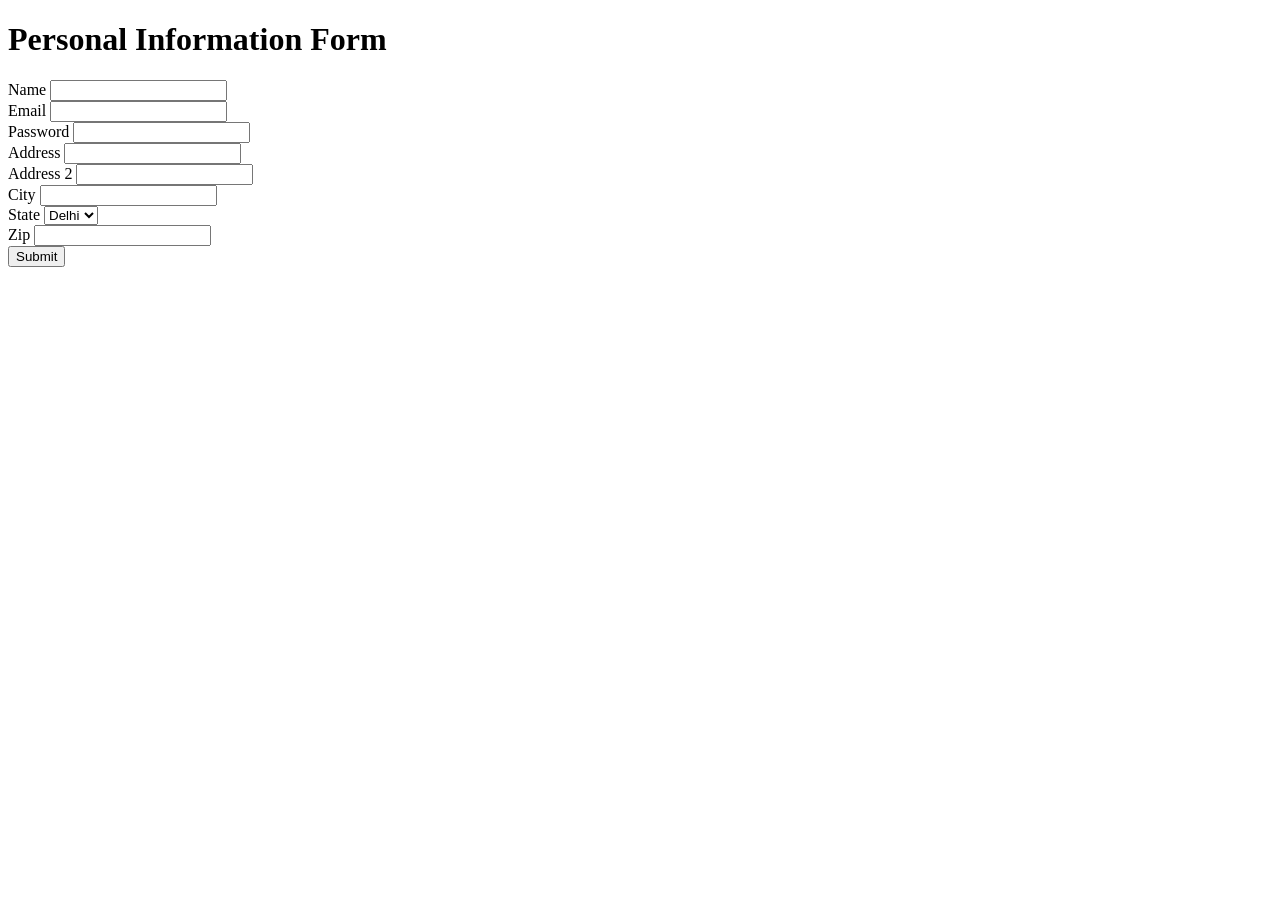
<file: web-technologies-lab/lab-code/StudentAdmission/src/main/resources/templates/stdForm.html>
<!DOCTYPE html>
<html lang="en" xmlns:th="http://www.thymeleaf.org">
<head>
  <meta charset="UTF-8">
  <title>Student Information Form</title>
  <link th:href="@{/webjars/bootstrap/css/bootstrap.min.css}" rel="stylesheet">
  <link th:href="@{/webjars/font-awesome/css/all.css}" rel="stylesheet">
  <link th:href="@{/css/master.css}" rel="stylesheet">
</head>
<body>
<div class="container">
  <h1 class="text-center">Personal Information Form</h1>
  <form class="row g-3" th:action="@{/student/view}" th:object="${student}" method="post">
    <div class="col-12">
      <label class="form-label">Name</label>
      <input type="text" th:field="*{name}" class="form-control">
    </div>
    <div class="col-md-6">
      <label class="form-label">Email</label>
      <input type="email" th:field="*{emailId}" class="form-control">
    </div>
    <div class="col-md-6">
      <label class="form-label">Password</label>
      <input type="password" th:field="*{password}" class="form-control">
    </div>
    <div class="col-12">
      <label class="form-label">Address</label>
      <input type="text" th:field="*{address1}" class="form-control">
    </div>
    <div class="col-12">
      <label class="form-label">Address 2</label>
      <input type="text" th:field="*{address2}" class="form-control">
    </div>
    <div class="col-md-6">
      <label class="form-label">City</label>
      <input type="text" th:field="*{city}" class="form-control">
    </div>
    <div class="col-md-4">
      <label class="form-label">State</label>
      <select th:field="*{state}" class="form-select">
        <option value="Delhi">Delhi</option>
        <option value="Bihar">Bihar</option>
        <option value="UP">UP</option>
      </select>
    </div>
    <div class="col-md-2">
      <label class="form-label">Zip</label>
      <input type="text" th:field="*{zipCode}" class="form-control">
    </div>
    <div class="col-12 text-center">
      <button type="submit" class="btn btn-primary"><i class="fas fa-save"></i> Submit</button>
    </div>
  </form>
</div>
<script th:src="@{/webjars/jquery/jquery.min.js}"></script>
<script th:src="@{/webjars/bootstrap/js/bootstrap.bundle.min.js}"></script>
</body>
</html>
</file>
